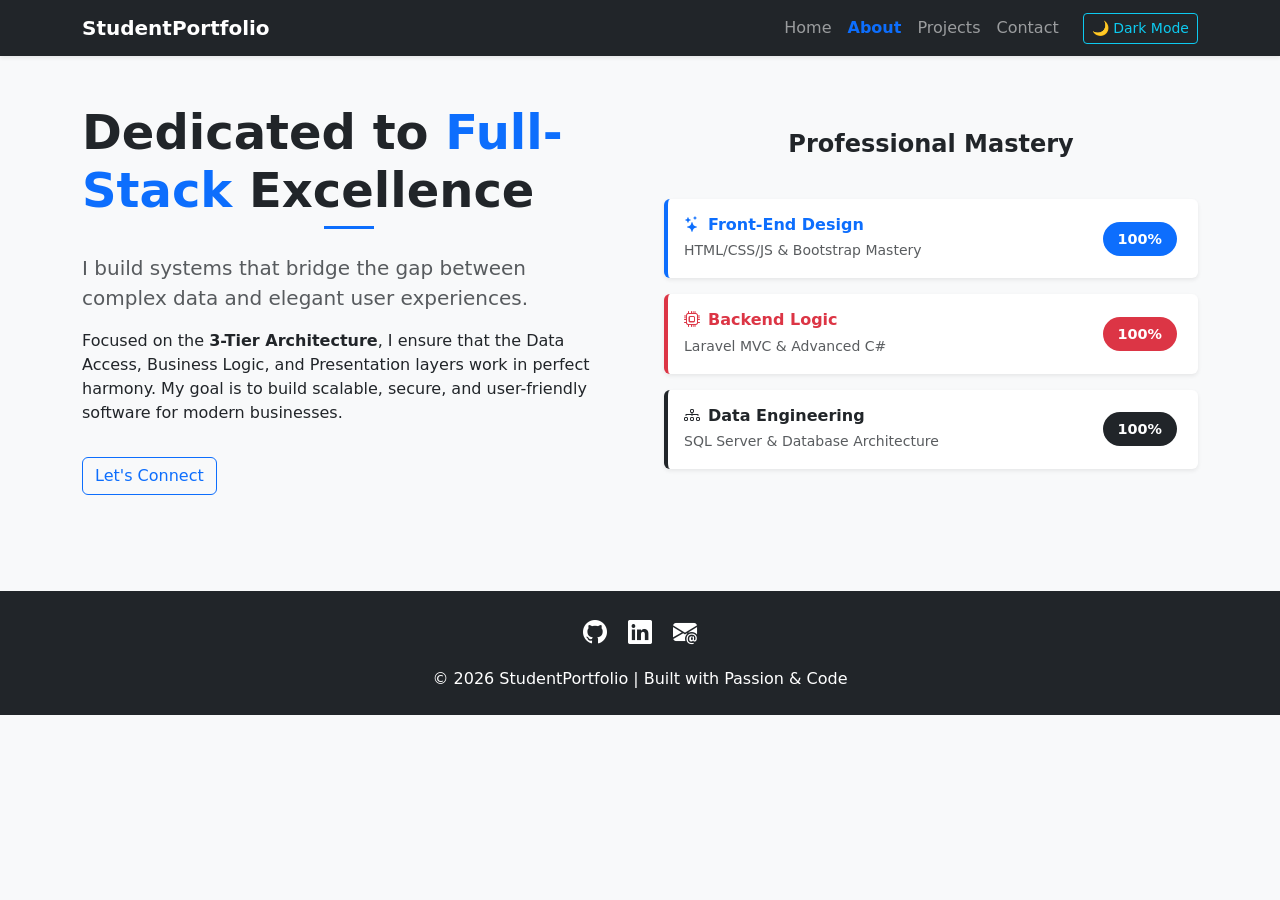
<file: about.html>
<!DOCTYPE html>
<html lang="en">
<head>
    <meta charset="UTF-8">
    <meta name="viewport" content="width=device-width, initial-scale=1.0">
    <title>About Me | StudentPortfolio</title>
    
    <link href="https://cdn.jsdelivr.net/npm/bootstrap@5.3.0/dist/css/bootstrap.min.css" rel="stylesheet">
    <link rel="stylesheet" href="https://cdn.jsdelivr.net/npm/bootstrap-icons@1.11.1/font/bootstrap-icons.css">
    <link rel="stylesheet" href="style.css">
</head>
<body class="bg-light">

    <nav class="navbar navbar-expand-lg navbar-dark bg-dark sticky-top shadow-sm">
        <div class="container">
            <a class="navbar-brand fw-bold" href="index.html">StudentPortfolio</a>
            <button class="navbar-toggler" type="button" data-bs-toggle="collapse" data-bs-target="#navbarNav">
                <span class="navbar-toggler-icon"></span>
            </button>
            <div class="collapse navbar-collapse" id="navbarNav">
                <div class="navbar-nav ms-auto align-items-center">
                    <a class="nav-link" href="index.html">Home</a>
                    <a class="nav-link active" href="about.html">About</a>
                    <a class="nav-link" href="projects.html">Projects</a>
                    <a class="nav-link" href="contact.html">Contact</a>
                    <button id="themeToggle" class="btn btn-outline-info btn-sm ms-lg-3">🌙 Dark Mode</button>
                </div>
            </div>
        </div>
    </nav>

    <section class="py-5">
        <div class="container">
            <div class="row g-5 align-items-center">
                <div class="col-lg-6">
                    <h2 class="display-5 fw-bold mb-4">Dedicated to <span class="text-primary">Full-Stack</span> Excellence</h2>
                    <p class="lead text-muted">I build systems that bridge the gap between complex data and elegant user experiences.</p>
                    <p>Focused on the <strong>3-Tier Architecture</strong>, I ensure that the Data Access, Business Logic, and Presentation layers work in perfect harmony. My goal is to build scalable, secure, and user-friendly software for modern businesses.</p>
                    <a href="contact.html" class="btn btn-outline-primary mt-3">Let's Connect</a>
                </div>

                <div class="col-lg-6">
                    <div class="row g-3">
                        <h4 class="mb-4 text-center fw-bold">Professional Mastery</h4>
                        
                        <div class="col-12">
                            <div class="p-3 border-start border-primary border-4 shadow-sm bg-white rounded">
                                <div class="d-flex justify-content-between align-items-center">
                                    <div>
                                        <h6 class="mb-1 fw-bold text-primary"><i class="bi bi-stars me-2"></i>Front-End Design</h6>
                                        <small class="text-muted">HTML/CSS/JS & Bootstrap Mastery</small>
                                    </div>
                                    <span class="badge bg-primary rounded-pill">100%</span>
                                </div>
                            </div>
                        </div>

                        <div class="col-12">
                            <div class="p-3 border-start border-danger border-4 shadow-sm bg-white rounded">
                                <div class="d-flex justify-content-between align-items-center">
                                    <div>
                                        <h6 class="mb-1 fw-bold text-danger"><i class="bi bi-cpu me-2"></i>Backend Logic</h6>
                                        <small class="text-muted">Laravel MVC & Advanced C#</small>
                                    </div>
                                    <span class="badge bg-danger rounded-pill">100%</span>
                                </div>
                            </div>
                        </div>

                        <div class="col-12">
                            <div class="p-3 border-start border-dark border-4 shadow-sm bg-white rounded">
                                <div class="d-flex justify-content-between align-items-center">
                                    <div>
                                        <h6 class="mb-1 fw-bold text-dark"><i class="bi bi-diagram-3 me-2"></i>Data Engineering</h6>
                                        <small class="text-muted">SQL Server & Database Architecture</small>
                                    </div>
                                    <span class="badge bg-dark rounded-pill">100%</span>
                                </div>
                            </div>
                        </div>
                    </div>
                </div>
            </div>
        </div>
    </section>

    <footer class="bg-dark text-white text-center py-4 mt-5">
        <div class="container">
            <div class="mb-3">
                <a href="https://github.com/Afzaal-Shakil" target="_blank" class="text-white me-3 fs-4"><i class="bi bi-github"></i></a>
                <a href="#" target="_blank" class="text-white me-3 fs-4"><i class="bi bi-linkedin"></i></a>
                <a href="mailto:yourname@email.com" class="text-white fs-4"><i class="bi bi-envelope-at-fill"></i></a>
            </div>
            <p class="mb-0">&copy; 2026 StudentPortfolio | Built with Passion & Code</p>
        </div>
    </footer>

    <script src="https://cdn.jsdelivr.net/npm/bootstrap@5.3.0/dist/js/bootstrap.bundle.min.js"></script>
    <script src="script.js"></script>
</body>
</html>
</file>
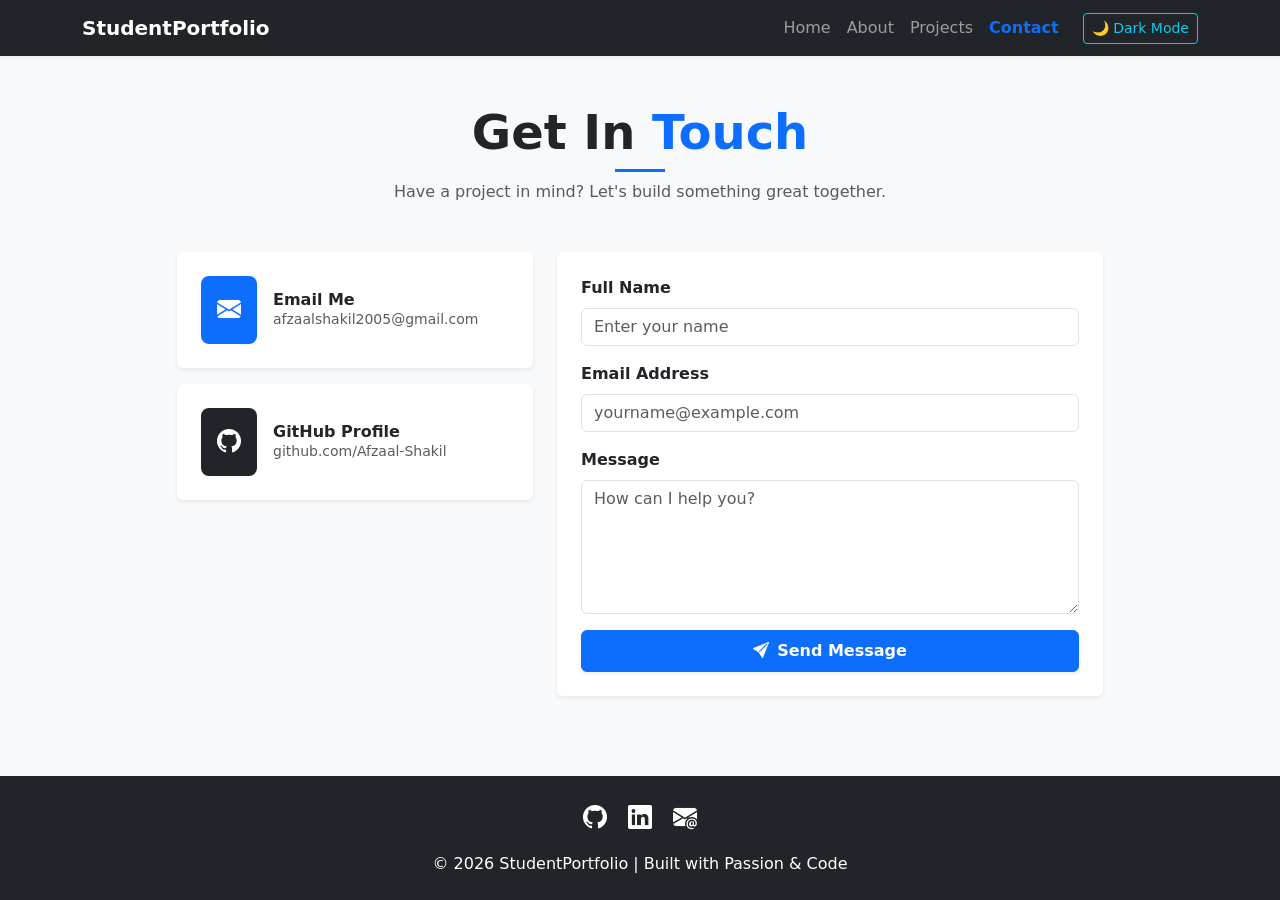
<file: contact.html>
<!DOCTYPE html>
<html lang="en">
<head>
    <meta charset="UTF-8">
    <meta name="viewport" content="width=device-width, initial-scale=1.0">
    <title>Contact Me | StudentPortfolio</title> 
    <link href="https://cdn.jsdelivr.net/npm/bootstrap@5.3.0/dist/css/bootstrap.min.css" rel="stylesheet">
    <link rel="stylesheet" href="https://cdn.jsdelivr.net/npm/bootstrap-icons@1.11.1/font/bootstrap-icons.css">
    <link rel="stylesheet" href="style.css">
</head>
<body class="bg-light d-flex flex-column min-vh-100">
    <nav class="navbar navbar-expand-lg navbar-dark bg-dark sticky-top shadow-sm">
        <div class="container">
            <a class="navbar-brand fw-bold" href="index.html">StudentPortfolio</a>
            <button class="navbar-toggler" type="button" data-bs-toggle="collapse" data-bs-target="#navbarNav">
                <span class="navbar-toggler-icon"></span>
            </button>
            <div class="collapse navbar-collapse" id="navbarNav">
                <div class="navbar-nav ms-auto align-items-center">
                    <a class="nav-link" href="index.html">Home</a>
                    <a class="nav-link" href="about.html">About</a>
                    <a class="nav-link" href="projects.html">Projects</a>
                    <a class="nav-link active" href="contact.html">Contact</a>
                    <button id="themeToggle" class="btn btn-outline-info btn-sm ms-lg-3">🌙 Dark Mode</button>
                </div>
            </div>
        </div>
    </nav>

    <section class="py-5">
        <div class="container">
            <div class="text-center mb-5">
                <h2 class="display-5 fw-bold">Get In <span class="text-primary">Touch</span></h2>
                <p class="text-muted">Have a project in mind? Let's build something great together.</p>
            </div>

            <div class="row g-4 justify-content-center">
                
                <div class="col-lg-4">
                    <a href="mailto:afzaalshakil2005@gmail.com" class="text-decoration-none">
                        <div class="card border-0 shadow-sm p-4 mb-3 bg-white rounded shadow-hover">
                            <div class="d-flex align-items-center">
                                <div class="bg-primary text-white p-3 rounded-3 me-3">
                                    <i class="bi bi-envelope-fill fs-4"></i>
                                </div>
                                <div>
                                    <h6 class="mb-0 fw-bold text-dark">Email Me</h6>
                                    <p class="mb-0 text-muted small">afzaalshakil2005@gmail.com</p>
                                </div>
                            </div>
                        </div>
                    </a>

                    <a href="https://github.com/Afzaal-Shakil" target="_blank" class="text-decoration-none">
                        <div class="card border-0 shadow-sm p-4 mb-3 bg-white rounded shadow-hover">
                            <div class="d-flex align-items-center">
                                <div class="bg-dark text-white p-3 rounded-3 me-3">
                                    <i class="bi bi-github fs-4"></i>
                                </div>
                                <div>
                                    <h6 class="mb-0 fw-bold text-dark">GitHub Profile</h6>
                                    <p class="mb-0 text-muted small">github.com/Afzaal-Shakil</p>
                                </div>
                            </div>
                        </div>
                    </a>
                </div>

                <div class="col-lg-6">
                    <div class="card border-0 shadow-sm p-4">
                        <form action="https://formspree.io/f/mvzdqjvg" method="POST">
                            <div class="mb-3">
                                <label class="form-label fw-bold">Full Name</label>
                                <input type="text" name="name" class="form-control" placeholder="Enter your name" required>
                            </div>
                            <div class="mb-3">
                                <label class="form-label fw-bold">Email Address</label>
                                <input type="email" name="email" class="form-control" placeholder="yourname@example.com" required>
                            </div>
                            <div class="mb-3">
                                <label class="form-label fw-bold">Message</label>
                                <textarea name="message" class="form-control" rows="5" placeholder="How can I help you?" required></textarea>
                            </div>
                            <button type="submit" class="btn btn-primary w-100 fw-bold py-2 shadow-sm">
                                <i class="bi bi-send-fill me-2"></i>Send Message
                            </button>
                        </form>
                    </div>
                </div>

            </div>
        </div>
    </section>

    <footer class="bg-dark text-white text-center py-4 mt-auto">
        <div class="container">
            <div class="mb-3">
                <a href="https://github.com/Afzaal-Shakil" target="_blank" class="text-white me-3 fs-4"><i class="bi bi-github"></i></a>
                <a href="#" target="_blank" class="text-white me-3 fs-4"><i class="bi bi-linkedin"></i></a>
                <a href="mailto:afzaalshakil2005@gmail.com" class="text-white fs-4"><i class="bi bi-envelope-at-fill"></i></a>
            </div>
            <p class="mb-0">&copy; 2026 StudentPortfolio | Built with Passion & Code</p>
        </div>
    </footer>

    <script src="https://cdn.jsdelivr.net/npm/bootstrap@5.3.0/dist/js/bootstrap.bundle.min.js"></script>
    <script src="script.js"></script>
</body>
</html>
</file>
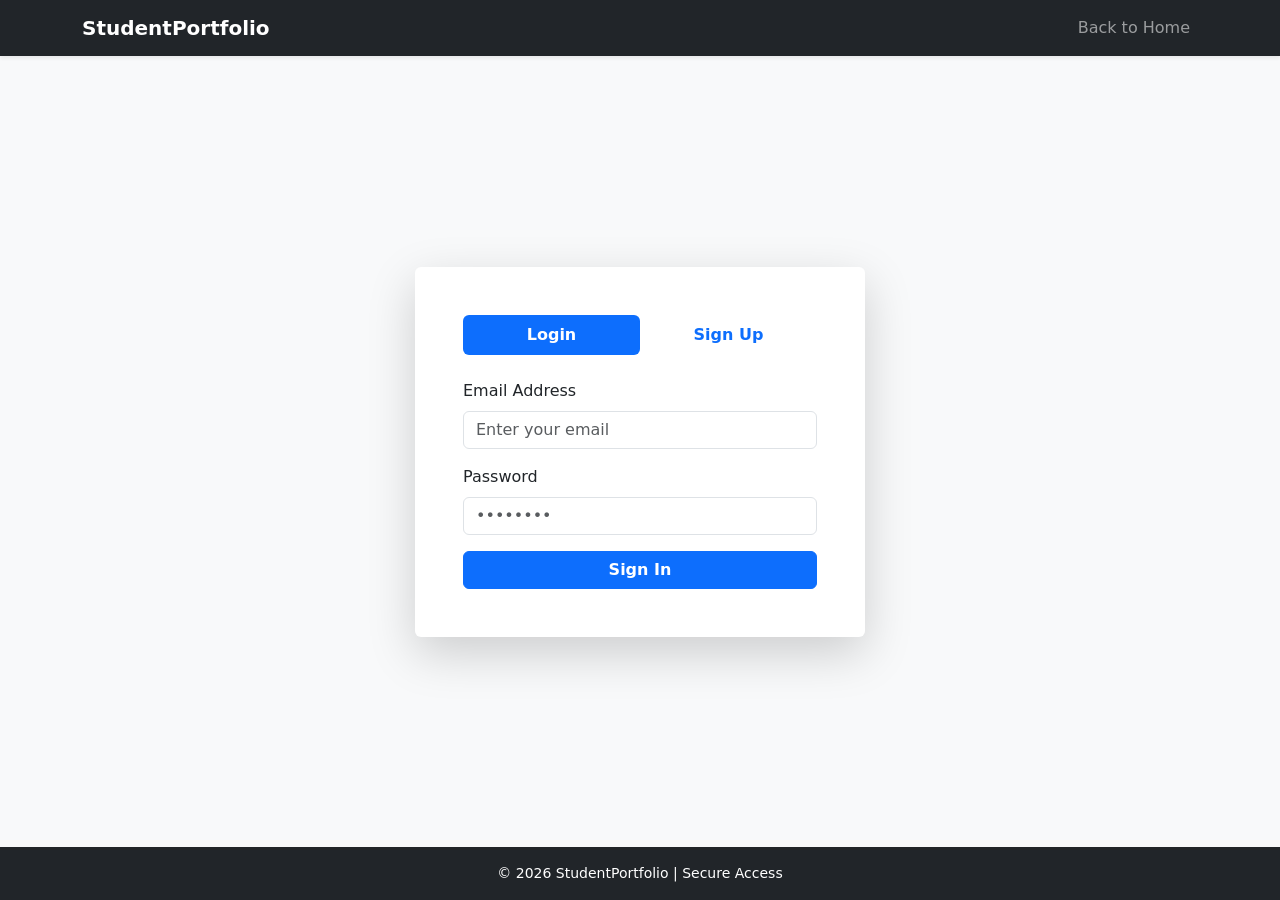
<file: login.html>
<!DOCTYPE html>
<html lang="en">
<head>
    <meta charset="UTF-8">
    <meta name="viewport" content="width=device-width, initial-scale=1.0">
    <title>Login | StudentPortfolio</title>
    <link href="https://cdn.jsdelivr.net/npm/bootstrap@5.3.0/dist/css/bootstrap.min.css" rel="stylesheet">
    <link rel="stylesheet" href="https://cdn.jsdelivr.net/npm/bootstrap-icons@1.11.1/font/bootstrap-icons.css">
    <link rel="stylesheet" href="style.css">
</head>
<body class="bg-light d-flex flex-column min-vh-100">
    <nav class="navbar navbar-expand-lg navbar-dark bg-dark sticky-top shadow-sm">
        <div class="container">
            <a class="navbar-brand fw-bold" href="index.html">StudentPortfolio</a>
            <div class="navbar-nav ms-auto">
                <a class="nav-link" href="index.html text-white">Back to Home</a>
            </div>
        </div>
    </nav>

    <div class="container flex-grow-1 d-flex align-items-center justify-content-center py-5">
        <div class="card border-0 shadow-lg" style="max-width: 450px; width: 100%;">
            <div class="card-body p-5">
                
                <ul class="nav nav-pills nav-justified mb-4" id="pills-tab" role="tablist">
                    <li class="nav-item">
                        <button class="nav-link active fw-bold" id="pills-login-tab" data-bs-toggle="pill" data-bs-target="#pills-login">Login</button>
                    </li>
                    <li class="nav-item">
                        <button class="nav-link fw-bold" id="pills-signup-tab" data-bs-toggle="pill" data-bs-target="#pills-signup">Sign Up</button>
                    </li>
                </ul>

                <div class="tab-content">
                    <div class="tab-pane fade show active" id="pills-login">
                        <form id="loginForm">
                            <div class="mb-3">
                                <label class="form-label">Email Address</label>
                                <input type="email" class="form-control" placeholder="Enter your email" required>
                            </div>
                            <div class="mb-3">
                                <label class="form-label">Password</label>
                                <input type="password" class="form-control" placeholder="••••••••" required>
                            </div>
                            <button type="submit" class="btn btn-primary w-100 fw-bold">Sign In</button>
                        </form>
                    </div>

                    <div class="tab-pane fade" id="pills-signup">
                        <form id="signupForm">
                            <div class="mb-3">
                                <label class="form-label">Full Name</label>
                                <input type="text" class="form-control" placeholder="John Doe" required>
                            </div>
                            <div class="mb-3">
                                <label class="form-label">Email Address</label>
                                <input type="email" class="form-control" placeholder="name@example.com" required>
                            </div>
                            <div class="mb-3">
                                <label class="form-label">Password</label>
                                <input type="password" class="form-control" placeholder="Create a password" required>
                            </div>
                            <button type="submit" class="btn btn-success w-100 fw-bold">Create Account</button>
                        </form>
                    </div>
                </div>

            </div>
        </div>
    </div>

    <footer class="bg-dark text-white text-center py-3 mt-auto">
        <p class="mb-0 small">&copy; 2026 StudentPortfolio | Secure Access</p>
    </footer>

    <script src="https://cdn.jsdelivr.net/npm/bootstrap@5.3.0/dist/js/bootstrap.bundle.min.js"></script>
    <script>
        // Simple script to simulate a successful login
        document.querySelectorAll('form').forEach(form => {
            form.addEventListener('submit', (e) => {
                e.preventDefault();
                alert("This is a demo! In a real 3-tier system, this would verify your credentials against the SQL Database.");
            });
        });
    </script>
</body>
</html>
</file>
<file: style.css>
/* Custom Variables */
:root {
    --main-blue: #0d6efd;
    --dark-bg: #212529;
}

/* Hero Image Placeholder Design */
.hero-section {
    background: linear-gradient(rgba(0, 0, 0, 0.7), rgba(0, 0, 0, 0.7)), 
                url('https://images.unsplash.com/photo-1498050108023-c5249f4df085?auto=format&fit=crop&w=1350&q=80');
    background-size: cover;
    background-position: center;
    min-height: 70vh;
}

/* Section Headings */
h2 {
    font-weight: bold;
    color: var(--dark-bg);
    position: relative;
    padding-bottom: 10px;
}

h2::after {
    content: '';
    background: var(--main-blue);
    height: 3px;
    width: 50px;
    position: absolute;
    bottom: 0;
    left: 50%;
    transform: translateX(-50%);
}

/* Card Hover Effects */
.project-card {
    transition: transform 0.3s ease, box-shadow 0.3s ease;
    border: none;
}

.project-card:hover {
    transform: translateY(-10px);
    box-shadow: 0 15px 30px rgba(0,0,0,0.1) !important;
}

/* Smooth Scrolling */
html {
    scroll-behavior: smooth;
}
/* Styling for the Project Badges */
.badge {
    padding: 10px 15px;
    font-size: 0.9rem;
    margin-right: 5px;
    border-radius: 20px;
}

/* Add a nice hover effect to images */
.img-fluid {
    transition: transform 0.4s ease;
}

.img-fluid:hover {
    transform: scale(1.03);
}

/* Navigation Active Link Color */
.navbar-nav .nav-link.active {
    color: #0d6efd !important;
    font-weight: bold;
}
/*Dark Mode/*
/* Dark Mode Colors */
body.dark-theme {
    background-color: #121212;
    color: #ffffff;
}

body.dark-theme .bg-light {
    background-color: #1a1a1a !important;
    color: white;
}

body.dark-theme .card {
    background-color: #242424;
    color: white;
    border: 1px solid #444;
}

/* Image styling for projects */
.project-card img {
    height: 250px;
    object-fit: cover;
}
/* Makes all project images consistent */
.project-card img {
    height: 250px;
    object-fit: cover;
    border-bottom: 1px solid #eee;
}

/* Hero Section Background (Example) */
.hero-section {
    background: linear-gradient(rgba(0,0,0,0.6), rgba(0,0,0,0.6)), url('https://images.unsplash.com/photo-1498050108023-c5249f4df085?w=1200');
    background-size: cover;
    background-position: center;
    min-height: 50vh;
}
/* Card Hover Effect */
.card-light-hover {
    transition: all 0.3s ease;
}

.card:hover {
    transform: translateY(-10px);
    box-shadow: 0 10px 20px rgba(0,0,0,0.1) !important;
}

/* Progress bar animation */
.progress-bar {
    border-radius: 5px;
    transition: width 1.5s ease-in-out;
}
.hero-section {
    background: linear-gradient(rgba(0, 0, 0, 0.7), rgba(0, 0, 0, 0.7)), 
                url('https://images.unsplash.com/photo-1484417894907-623942c8ee29?w=1200');
    background-size: cover;
    background-position: center;
    min-height: 60vh;
}

/* Make images inside cards the same height */
.project-card img {
    height: 250px;
    object-fit: cover;
}

/* Add a hover effect for the cards */
.project-card {
    transition: transform 0.3s ease;
}
.project-card:hover {
    transform: scale(1.02);
}
footer a i {
    transition: transform 0.3s ease, color 0.3s ease;
}

footer a:hover i {
    color: #0dcaf0; /* This is the Bootstrap 'info' cyan color */
    transform: scale(1.2); /* Makes the icon slightly bigger */
}
</file>
